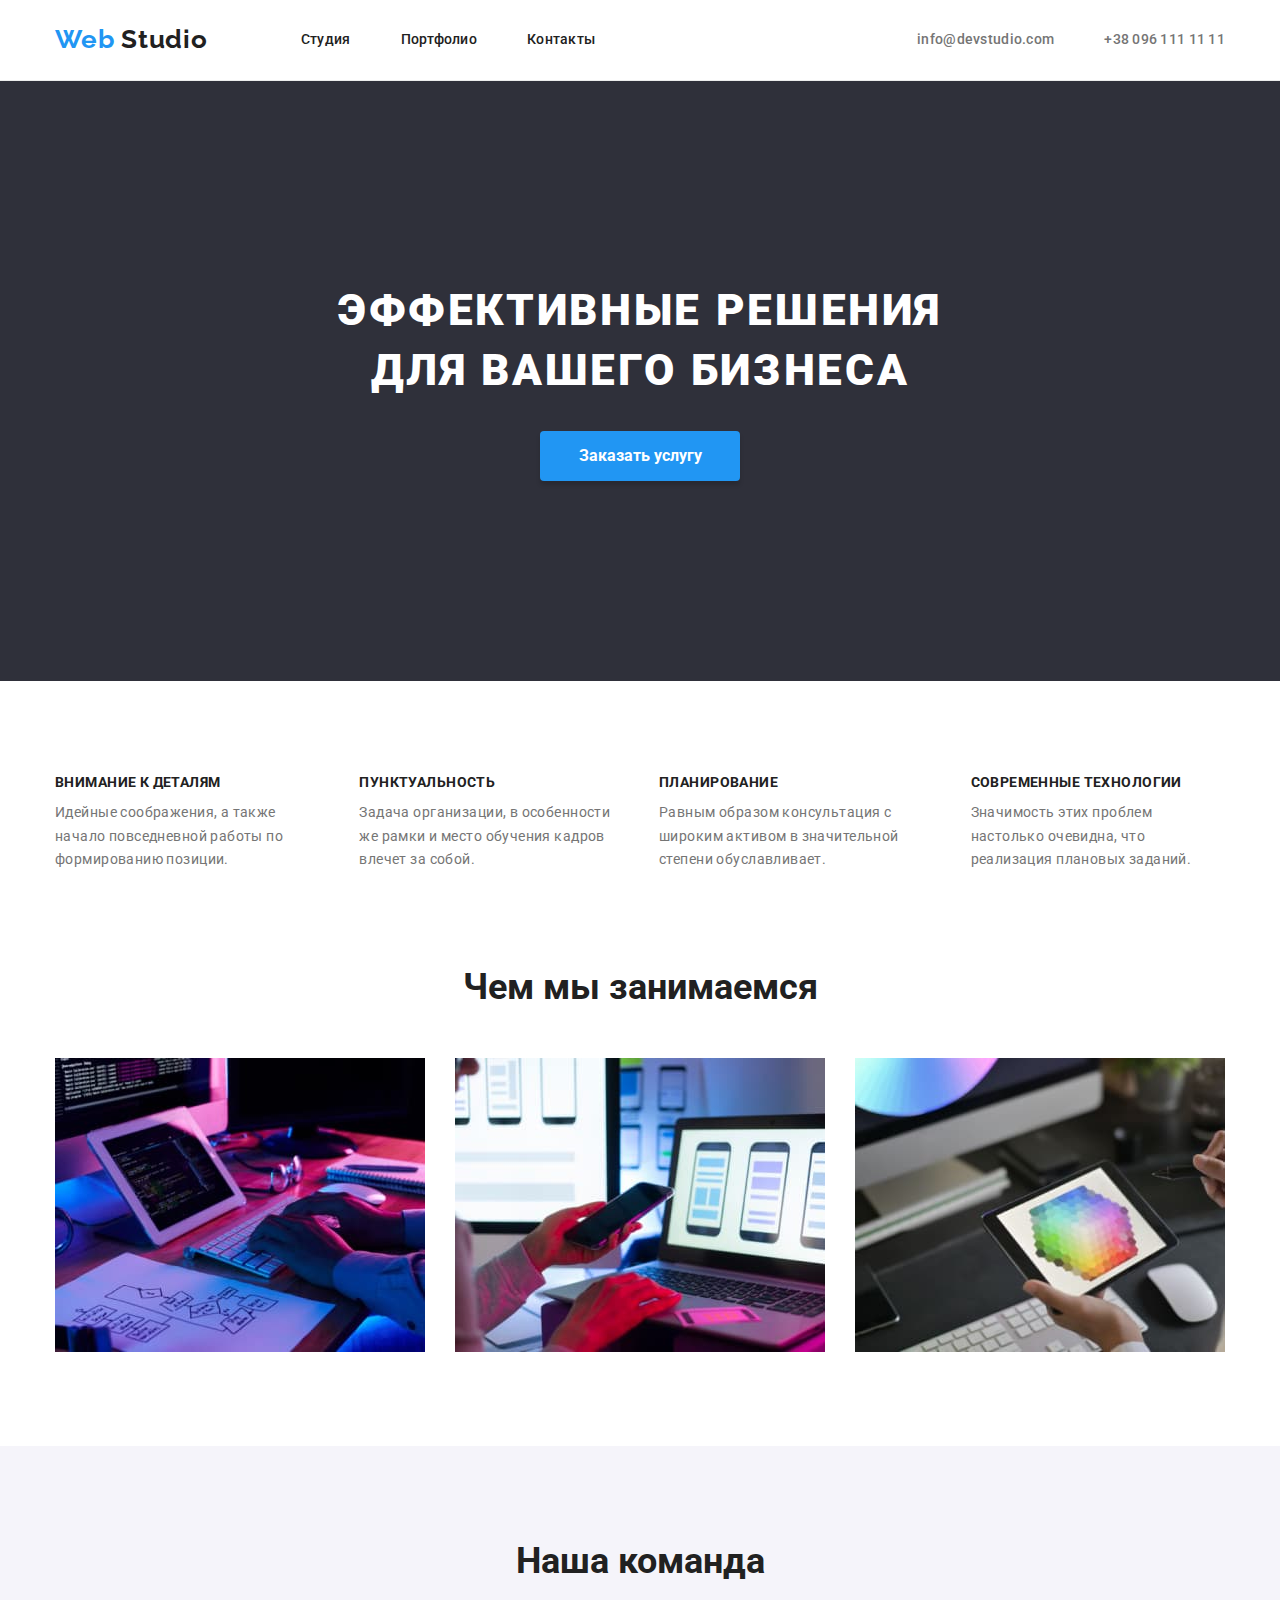
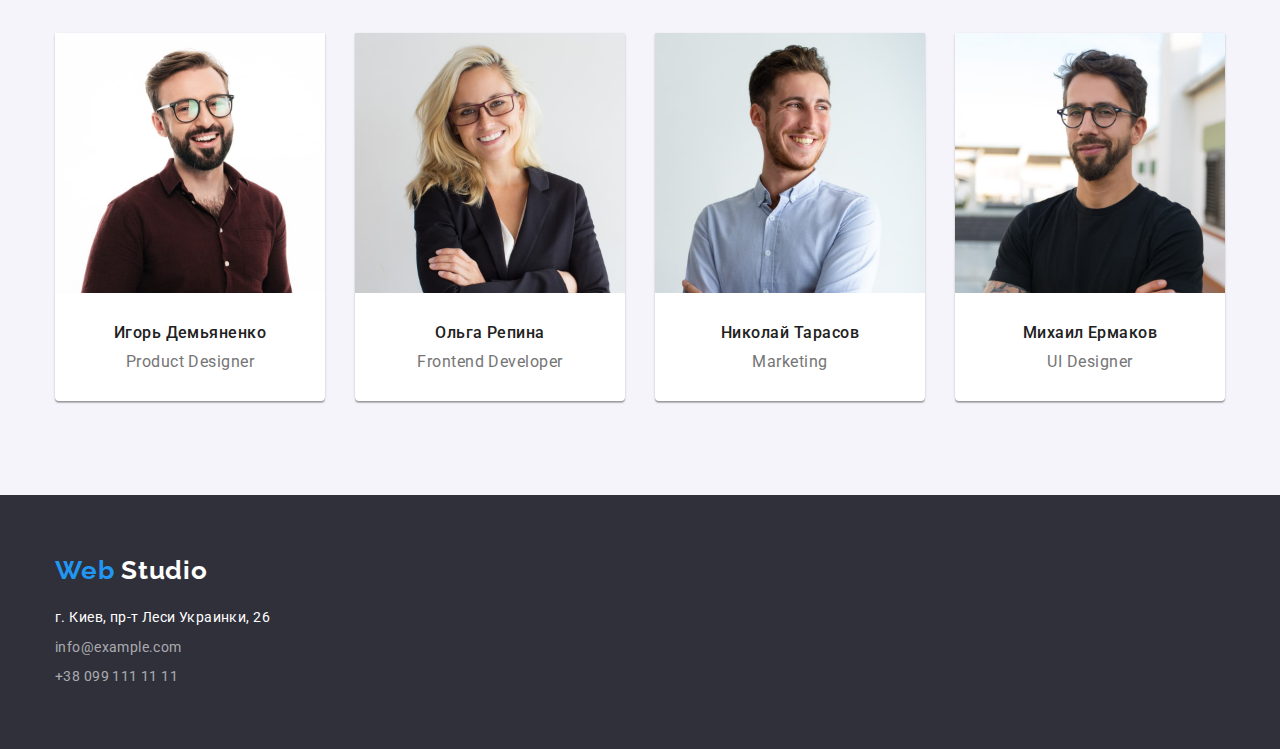
<file: index.html>
<!DOCTYPE html>
<html lang="ru">
  <head>
    <meta charset="UTF-8" />
    <meta http-equiv="X-UA-Compatible" content="IE=edge" />
    <meta name="viewport" content="width=device-width, initial-scale=1.0" />
    <title>Document</title>
    <link
      href="https://fonts.googleapis.com/css2?family=Raleway:wght@700&family=Roboto:wght@400;500;700;900&display=swap"
      rel="stylesheet"
    />
    <link
      rel="stylesheet"
      href="https://cdnjs.cloudflare.com/ajax/libs/modern-normalize/1.1.0/modern-normalize.min.css"
      integrity="sha512-wpPYUAdjBVSE4KJnH1VR1HeZfpl1ub8YT/NKx4PuQ5NmX2tKuGu6U/JRp5y+Y8XG2tV+wKQpNHVUX03MfMFn9Q=="
      crossorigin="anonymous"
      referrerpolicy="no-referrer"
    />
    <link rel="stylesheet" href="./css/style.css" />
  </head>
  <body>
    <!--Шапка страницы-->
    <header class="header">
      <div class="container">
        <nav class="header-nav">
          <a class="logo list" href="./index.html"
            ><span class="accent">Web</span>&nbsp;Studio</a
          >
          <ul class="site-nav font-nav list">
            <li class="item"><a class="list" href="">Студия</a></li>
            <li class="item">
              <a class="list" href="./portfolio.html">Портфолио</a>
            </li>
            <li class="item"><a class="list" href="">Контакты</a></li>
          </ul>
        </nav>

        <ul class="site-contact font-nav list">
          <li class="item">
            <a class="contact-mail list" href="mailto:info@devstudio.com"
              >info@devstudio.com</a
            >
          </li>
          <li class="item">
            <a class="contact-tel list" href="tel:+380961111111"
              >+38 096 111 11 11</a
            >
          </li>
        </ul>
      </div>
    </header>
    <!--Уникальный контент страницы-->
    <main>
      <!--Наш герой-->
      <section class="hero">
        <div class="hero-container container">
          <h1 class="hero-title">
            Эффективные решения<br />
            для вашего бизнеса
          </h1>
          <button class="hero-button button" type="button">
            Заказать услугу
          </button>
        </div>
      </section>
      <!--Преимущества компании-->
      <section class="advant section">
        <div class="container">
          <ul class="list">
            <li class="item">
              <h3 class="advant-title">Внимание к деталям</h3>
              <p class="advant-text">
                Идейные соображения, а также начало повседневной работы по
                формированию позиции.
              </p>
            </li>
            <li class="item">
              <h3 class="advant-title">Пунктуальность</h3>
              <p class="advant-text">
                Задача организации, в особенности же рамки и место обучения
                кадров влечет за собой.
              </p>
            </li>
            <li class="item">
              <h3 class="advant-title">Планирование</h3>
              <p class="advant-text">
                Равным образом консультация с широким активом в значительной
                степени обуславливает.
              </p>
            </li>
            <li class="item">
              <h3 class="advant-title">Современные технологии</h3>
              <p class="advant-text">
                Значимость этих проблем настолько очевидна, что реализация
                плановых заданий.
              </p>
            </li>
          </ul>
        </div>
      </section>
      <!--Чем мы занимаемся-->
      <section class="directions section">
        <div class="container">
          <h2 class="directions-title">Чем мы занимаемся</h2>
          <ul class="list">
            <li class="item">
              <a href="">
                <img
                  class="item-img"
                  src="./images/laptop.jpg"
                  alt="laptop"
                  width="370"
                  height="294"
                />
              </a>
            </li>
            <li class="item">
              <a href="">
                <img
                  class="item-img"
                  src="./images/phone.jpg"
                  alt="phone"
                  width="370"
                  height="294"
                />
              </a>
            </li>
            <li class="item">
              <a href="">
                <img
                  class="item-img"
                  src="./images/tablet.jpg"
                  alt="tablet"
                  width="370"
                  height="294"
                />
              </a>
            </li>
          </ul>
        </div>
      </section>
      <!--Наша команда-->
      <section class="our-team section">
        <div class="container">
          <h2 class="title">Наша команда</h2>
          <ul class="list">
            <li class="item">
              <img
                class="item-img"
                src="./images/member1.jpg"
                alt="member1"
                width="270"
                height="260"
              />
              <h3 class="name">Игорь Демьяненко</h3>
              <p class="profession">Product Designer</p>
            </li>
            <li class="item">
              <img
                class="item-img"
                src="./images/member2.jpg"
                alt="member2"
                width="270"
                height="260"
              />
              <h3 class="name">Ольга Репина</h3>
              <p class="profession">Frontend Developer</p>
            </li>
            <li class="item">
              <img
                class="item-img"
                src="./images/member3.jpg"
                alt="member3"
                width="270"
                height="260"
              />
              <h3 class="name">Николай Тарасов</h3>
              <p class="profession">Marketing</p>
            </li>
            <li class="item">
              <img
                class="item-img"
                src="./images/member4.jpg"
                alt="member4"
                width="270"
                height="260"
              />
              <h3 class="name">Михаил Ермаков</h3>
              <p class="profession">UI Designer</p>
            </li>
          </ul>
        </div>
      </section>
    </main>
    <!--Подвал страницы-->
    <footer class="footer">
      <section>
        <div class="container">
          <a class="logo list" href="./index.html"
            ><span class="accent">Web</span>&nbsp;Studio</a
          >
          <address class="city-street">г. Киев, пр-т Леси Украинки, 26</address>
          <address class="footer-contacts">
            <a class="footer-mail list" href="mailto:info@example.com"
              >info@example.com</a
            ><br />
            <a class="footer-tel list" href="tel:+380991111111"
              >+38 099 111 11 11</a
            >
          </address>
        </div>
      </section>
    </footer>
  </body>
</html>
</file>
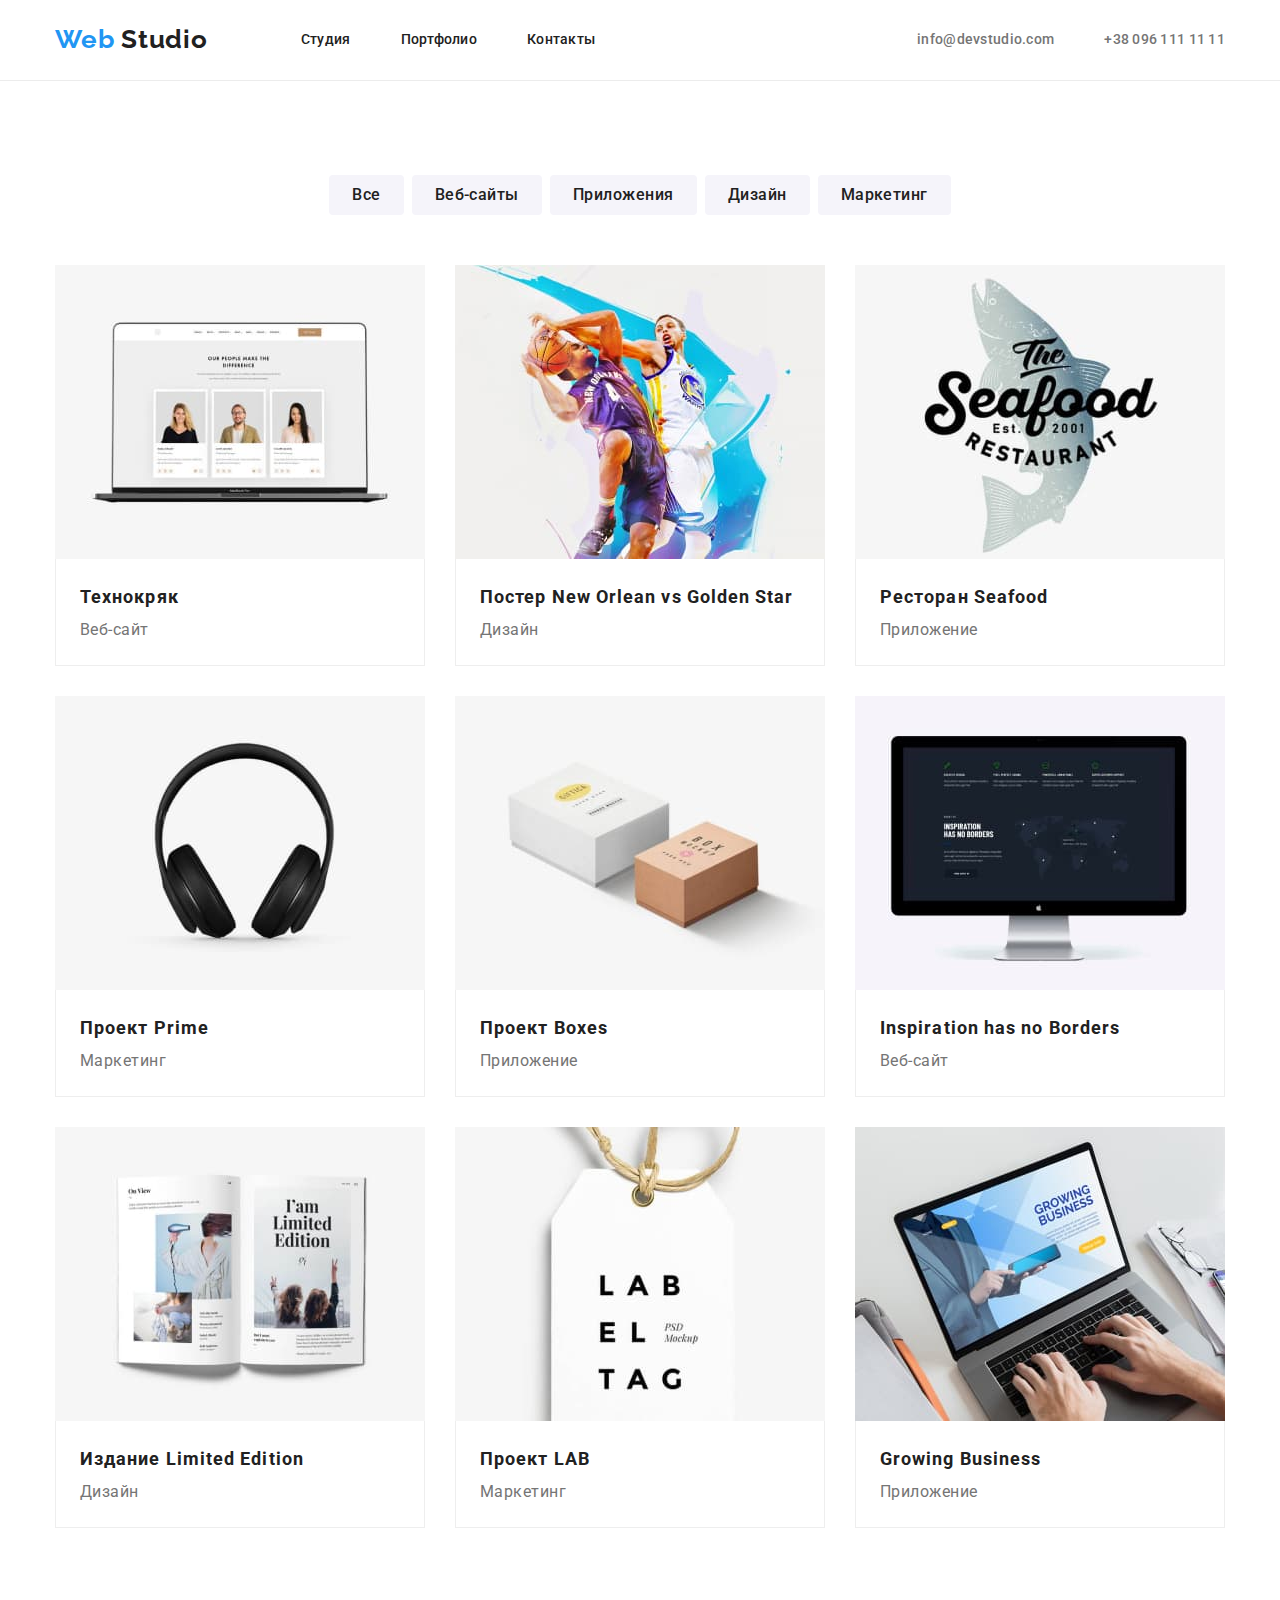
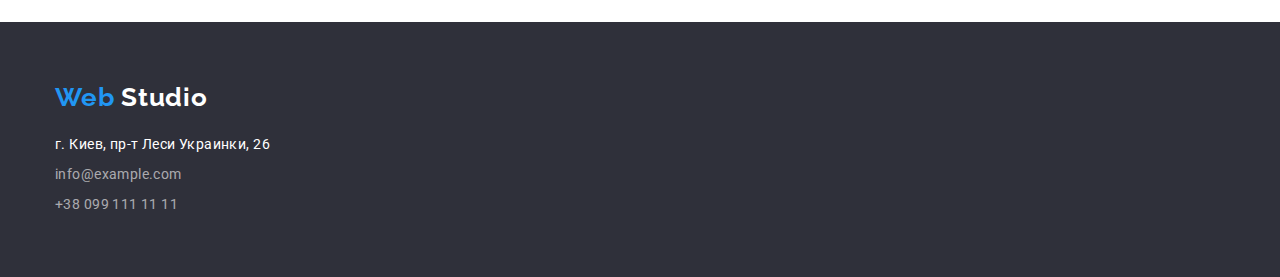
<file: portfolio.html>
<!DOCTYPE html>
<html lang="ru">
  <head>
    <meta charset="UTF-8" />
    <meta http-equiv="X-UA-Compatible" content="IE=edge" />
    <meta name="viewport" content="width=device-width, initial-scale=1.0" />
    <title>Document</title>
    <link
      href="https://fonts.googleapis.com/css2?family=Raleway:wght@700&family=Roboto:wght@400;500;700;900&display=swap"
      rel="stylesheet"
    />
    <link
      rel="stylesheet"
      href="https://cdnjs.cloudflare.com/ajax/libs/modern-normalize/1.1.0/modern-normalize.min.css"
      integrity="sha512-wpPYUAdjBVSE4KJnH1VR1HeZfpl1ub8YT/NKx4PuQ5NmX2tKuGu6U/JRp5y+Y8XG2tV+wKQpNHVUX03MfMFn9Q=="
      crossorigin="anonymous"
      referrerpolicy="no-referrer"
    />
    <link rel="stylesheet" href="./css/style.css" />
  </head>
  <body>
    <!--Шапка страницы-->
    <header class="header">
      <div class="container">
        <nav class="header-nav">
          <a class="logo list" href="./index.html"
            ><span class="accent">Web</span>&nbsp;Studio</a
          >
          <ul class="site-nav font-nav list">
            <li class="item"><a class="list" href="./index.html">Студия</a></li>
            <li class="item">
              <a class="list" href="">Портфолио</a>
            </li>
            <li class="item"><a class="list" href="">Контакты</a></li>
          </ul>
        </nav>

        <ul class="site-contact font-nav list">
          <li class="item">
            <a class="contact-mail list" href="mailto:info@devstudio.com"
              >info@devstudio.com</a
            >
          </li>
          <li class="item">
            <a class="contact-tel list" href="tel:+380961111111"
              >+38 096 111 11 11</a
            >
          </li>
        </ul>
      </div>
    </header>
    <!--Уникальный контент страницы -->
    <main>
      <!--Продукты компании и их навигация-->
      <section class="products section">
        <div class="container">
          <h1 class="products-title" title="products"></h1>
          <ul class="nav-list list">
            <li class="nav-item">
              <button class="button" type="button">Все</button>
            </li>
            <li class="nav-item">
              <button class="button" type="button">Веб-сайты</button>
            </li>
            <li class="nav-item">
              <button class="button" type="button">Приложения</button>
            </li>
            <li class="nav-item">
              <button class="button" type="button">Дизайн</button>
            </li>
            <li class="nav-item">
              <button class="button" type="button">Маркетинг</button>
            </li>
          </ul>
          <ul class="products-list list">
            <li class="products-item">
              <ul class="list">
                <li class="item-content">
                  <img
                    class="item-img"
                    src="./images/web-site1.jpg"
                    alt="web-site1"
                    width="370"
                    height="294"
                  />
                  <div class="img-description">
                    <h2 class="title">Технокряк</h2>
                    <p class="text">Веб-сайт</p>
                  </div>
                </li>
              </ul>
            </li>
            <li class="products-item">
              <ul class="list">
                <li class="item-content">
                  <img
                    class="item-img"
                    src="./images/design1.jpg"
                    alt="design1"
                    width="370"
                    height="294"
                  />
                  <div class="img-description">
                    <h2 class="title">Постер New Orlean vs Golden Star</h2>
                    <p class="text">Дизайн</p>
                  </div>
                </li>
              </ul>
            </li>
            <li class="products-item">
              <ul class="list">
                <li class="item-content">
                  <img
                    class="item-img"
                    src="./images/app1.jpg"
                    alt="app1"
                    width="370"
                    height="294"
                  />
                  <div class="img-description">
                    <h2 class="title">Ресторан Seafood</h2>
                    <p class="text">Приложение</p>
                  </div>
                </li>
              </ul>
            </li>
            <li class="products-item">
              <ul class="list">
                <li class="item-content">
                  <img
                    class="item-img"
                    src="./images/marketing1.jpg"
                    alt="marketing1"
                    width="370"
                    height="294"
                  />
                  <div class="img-description">
                    <h2 class="title">Проект Prime</h2>
                    <p class="text">Маркетинг</p>
                  </div>
                </li>
              </ul>
            </li>
            <li class="products-item">
              <ul class="list">
                <li class="item-content">
                  <img
                    class="item-img"
                    src="./images/app2.jpg"
                    alt="app2"
                    width="370"
                    height="294"
                  />
                  <div class="img-description">
                    <h2 class="title">Проект Boxes</h2>
                    <p class="text">Приложение</p>
                  </div>
                </li>
              </ul>
            </li>
            <li class="products-item">
              <ul class="list">
                <li class="item-content">
                  <img
                    class="item-img"
                    src="./images/web-site2.jpg"
                    alt="web-site2"
                    width="370"
                    height="294"
                  />
                  <div class="img-description">
                    <h2 class="title">Inspiration has no Borders</h2>
                    <p class="text">Веб-сайт</p>
                  </div>
                </li>
              </ul>
            </li>
            <li class="products-item">
              <ul class="list">
                <li class="item-content">
                  <img
                    class="item-img"
                    src="./images/design2.jpg"
                    alt="design2"
                    width="370"
                    height="294"
                  />
                  <div class="img-description">
                    <h2 class="title">Издание Limited Edition</h2>
                    <p class="text">Дизайн</p>
                  </div>
                </li>
              </ul>
            </li>
            <li class="products-item">
              <ul class="list">
                <li class="item-content">
                  <img
                    class="item-img"
                    src="./images/marketing2.jpg"
                    alt="marketing2"
                    width="370"
                    height="294"
                  />
                  <div class="img-description">
                    <h2 class="title">Проект LAB</h2>
                    <p class="text">Маркетинг</p>
                  </div>
                </li>
              </ul>
            </li>
            <li class="products-item">
              <ul class="list">
                <li class="item-content">
                  <img
                    class="item-img"
                    src="./images/app3.jpg"
                    alt="app3"
                    width="370"
                    height="294"
                  />
                  <div class="img-description">
                    <h2 class="title">Growing Business</h2>
                    <p class="text">Приложение</p>
                  </div>
                </li>
              </ul>
            </li>
          </ul>
        </div>
      </section>
    </main>
    <!--Подвал страницы-->
    <footer class="footer">
      <section>
        <div class="container">
          <a class="logo list" href="./index.html"
            ><span class="accent">Web</span>&nbsp;Studio</a
          >
          <address class="city-street">г. Киев, пр-т Леси Украинки, 26</address>
          <address class="footer-contacts">
            <a class="footer-mail list" href="mailto:info@example.com"
              >info@example.com</a
            ><br />
            <a class="footer-tel list" href="tel:+380991111111"
              >+38 099 111 11 11</a
            >
          </address>
        </div>
      </section>
    </footer>
  </body>
</html>
</file>
<file: css/style.css>
html {
  box-sizing: border-box;
}

*,
*::before,
*::after {
  box-sizing: inherit;
}

:root {
  --primary-text-color: #212121;
  --secondary-text-color: #757575;
  --accent-color: #2196f3;
  --primery-white-color: #fff;
  --primery-black-color: #2f303a;
}

body {
  margin: 0;
  font-family: roboto, sans-serif;
  color: var(--primary-text-color);
  background-color: var(--primery-white-color);
}

/* Секция */
.section {
  padding-top: 94px;
  padding-bottom: 94px;
}

/* Контейнер */
.container {
  margin-right: auto;
  margin-left: auto;
  padding-right: 15px;
  padding-left: 15px;
  width: 1200px;
}

/* Общие стили для кнопок */
.button {
  margin: 0;
  padding: 0;
  border: 1px solid transparent;
}

/* Убираем стили у списков и ссылок */
.list {
  padding: 0;
  margin: 0;
  list-style: none;
  text-decoration: none;
}

/* Одинаковые стили для нашего логотипа */
.logo {
  font-family: raleway, sans-serif;
  font-weight: 700;
  font-size: 26px;
  line-height: 1.2;
  letter-spacing: 0.03em;
}

/* одинаковые стили для текста в шапке */
.font-nav {
  font-weight: 500;
  font-size: 14px;
  line-height: 1.14;
  letter-spacing: 0.02em;
}

/* Убираем лишнее 4рх у картинок */
.item-img {
  display: block;
}

/* Одинаковые стили для акцентов */
.accent {
  color: var(--accent-color);
}

/* ----------------Стили для страницы Студия--------------- */
/*---------Шапка страницы--------*/
.header {
  background-color: var(--primery-white-color);
  border-bottom: 1px solid #ececec;
}

.header .container {
  display: flex;
  align-items: center;
}

.header-nav {
  display: flex;
  align-items: center;
}

/* logo */
.header .logo {
  margin-right: 93px;
  color: var(--primary-text-color);
}

/* Главная навигация */
.header .site-nav {
  display: flex;
}

.site-nav .item:not(:last-child) {
  margin-right: 50px;
}

.site-nav .list {
  display: block;
  padding-top: 32px;
  padding-bottom: 32px;
  color: var(--primary-text-color);
}

.site-nav .list:hover,
.site-nav .list:focus {
  color: var(--accent-color);
}

/* Наши контакты */
.header .site-contact {
  display: flex;
  margin-left: auto;
}

.header .contact-tel,
.header .contact-mail {
  display: inline-block;
  color: var(--secondary-text-color);
}

.site-contact .list:hover,
.site-contact .list:focus {
  color: var(--accent-color);
}

.site-contact .item:not(:last-child) {
  margin-right: 50px;
}

/* ----Уникальный контент стрыницы---- */
/* Наш герой */
.hero {
  padding-top: 200px;
  padding-bottom: 200px;
  background-color: var(--primery-black-color);
}

.hero-container {
  text-align: center;
}

.hero-title {
  margin: 0 0 30px;
  font-weight: 900;
  font-size: 44px;
  line-height: 1.36;
  letter-spacing: 0.06em;
  text-transform: uppercase;
  color: var(--primery-white-color);
}

.hero-button {
  min-width: 200px;
  height: 50px;

  font-family: roboto, sans-serif;
  font-weight: 700;
  font-size: 16px;
  line-height: 1.75;
  color: var(--primery-white-color);

  background-color: var(--accent-color);
  box-shadow: 0 4px 4px rgba(0, 0, 0, 0.15);
  border-radius: 4px;

  cursor: pointer;
}

/* Преимущества компании */
.advant .list {
  display: flex;
}

.advant .item {
  width: calc((100%-3 * 30) / 4);
}

.advant .item:not(:last-child) {
  margin-right: 30px;
}

.advant-title {
  margin-top: 0;
  margin-bottom: 10px;

  font-weight: 700;
  font-size: 14px;
  line-height: 1.14;
  letter-spacing: 0.03em;
  text-transform: uppercase;
}

.advant-text {
  margin: 0;

  font-size: 14px;
  line-height: 1.71;
  letter-spacing: 0.03em;
  color: var(--secondary-text-color);
}

/* Чем мы занимаемся */
.directions.section {
  padding-top: 0;
}

.directions-title {
  margin-top: 0;
  margin-bottom: 50px;

  font-weight: 700;
  font-size: 36px;
  line-height: 1.17;
  letter-spacing: 0.03;
  text-align: center;
}

.directions .list {
  display: flex;
  justify-content: center;
}

.directions .item:not(:last-child) {
  margin-right: 30px;
}

/* Наша команда */
.our-team {
  background-color: #f5f4fa;
}

.our-team .title {
  margin-top: 0;
  margin-bottom: 50px;

  font-weight: 700;
  font-size: 36px;
  line-height: 1.17;
  letter-spacing: 0.03;
  text-align: center;
}

.our-team .list {
  display: flex;
  justify-content: center;
}

.our-team .item {
  padding-bottom: 30px;
  width: 270px;

  text-align: center;

  background-color: var(--primery-white-color);
  box-shadow: 0px 1px 3px rgba(0, 0, 0, 0.12), 0px 1px 1px rgba(0, 0, 0, 0.14),
    0px 2px 1px rgba(0, 0, 0, 0.2);
  border-radius: 0 0 4px 4px;
}

.our-team .item:not(:last-child) {
  margin-right: 30px;
}

.our-team .item-img {
  margin-bottom: 30px;
}

.our-team .name {
  margin-top: 0;
  margin-bottom: 10px;

  font-weight: 500;
  font-size: 16px;
  line-height: 1.19;
  letter-spacing: 0.03em;
}

.our-team .profession {
  margin: 0;

  font-size: 16px;
  line-height: 1.19;
  letter-spacing: 0.03em;
  color: var(--secondary-text-color);
}

/*-------Подвал страницы-------*/
.footer {
  padding-top: 60px;
  padding-bottom: 60px;

  background-color: var(--primery-black-color);
}

/* logo */
.footer .logo {
  display: inline-block;
  margin-bottom: 20px;

  color: var(--primery-white-color);
}

/* Адрес города и улицы */
.city-street {
  margin-bottom: 6px;

  font-style: normal;
  font-size: 14px;
  line-height: 1.7;
  letter-spacing: 0.03em;
  color: var(--primery-white-color);
}

.footer-contacts {
  margin: 0;
}

/* Наши контакты в подвале страницы */
.footer-mail,
.footer-tel {
  display: inline-block;

  font-style: normal;
  font-size: 14px;
  line-height: 1.7;
  letter-spacing: 0.03em;
  color: rgba(255, 255, 255, 0.6);
}

.footer-mail {
  margin-bottom: 6px;
}

.footer-mail:hover,
.footer-mail:focus {
  color: var(--accent-color);
}

.footer-tel:hover,
.footer-tel:focus {
  color: var(--accent-color);
}

/*--------------------Стили для страницы Портфолио---------------- */
/* Навигация продуктов */
.products-title {
  margin: 0;
}

.nav-list {
  display: flex;
  justify-content: center;
  margin-bottom: 50px;
}

.products .nav-item:not(:last-child) {
  margin-right: 8px;
}

.nav-item .button {
  padding: 6px 22px;

  font-family: roboto, sans-serif;
  font-weight: 500;
  font-size: 16px;
  line-height: 1.63;
  letter-spacing: 0.03em;
  color: var(--primary-text-color);

  background-color: #f5f4fa;
  border-radius: 4px;

  cursor: pointer;
}

.nav-item .button:hover,
.nav-item .button:focus {
  color: var(--primery-white-color);

  background-color: var(--accent-color);
  box-shadow: 0px 3px 1px rgba(0, 0, 0, 0.1), 0px 1px 2px rgba(0, 0, 0, 0.08),
    0px 2px 2px rgba(0, 0, 0, 0.12);
}

/* Продукты компании */
.products-list {
  display: flex;
  flex-wrap: wrap;
  margin-left: -30px;
  margin-top: -30px;
}

.products-item {
  flex-basis: calc(100% / 3 - 30px);
  max-width: 100%;
  margin-left: 30px;
  margin-top: 30px;
}

.item-content {
  background-color: var(--primery-white-color);
}

.img-description {
  padding: 20px 24px;

  border-right: 1px solid #eee;
  border-bottom: 1px solid #eee;
  border-left: 1px solid #eee;
}

.img-description .title {
  margin: 0;

  font-weight: 700;
  font-size: 18px;
  line-height: 2;
  letter-spacing: 0.06em;
}

.img-description .text {
  margin: 0;

  font-size: 16px;
  line-height: 1.88;
  letter-spacing: 0.03em;
  color: var(--secondary-text-color);
}
</file>
